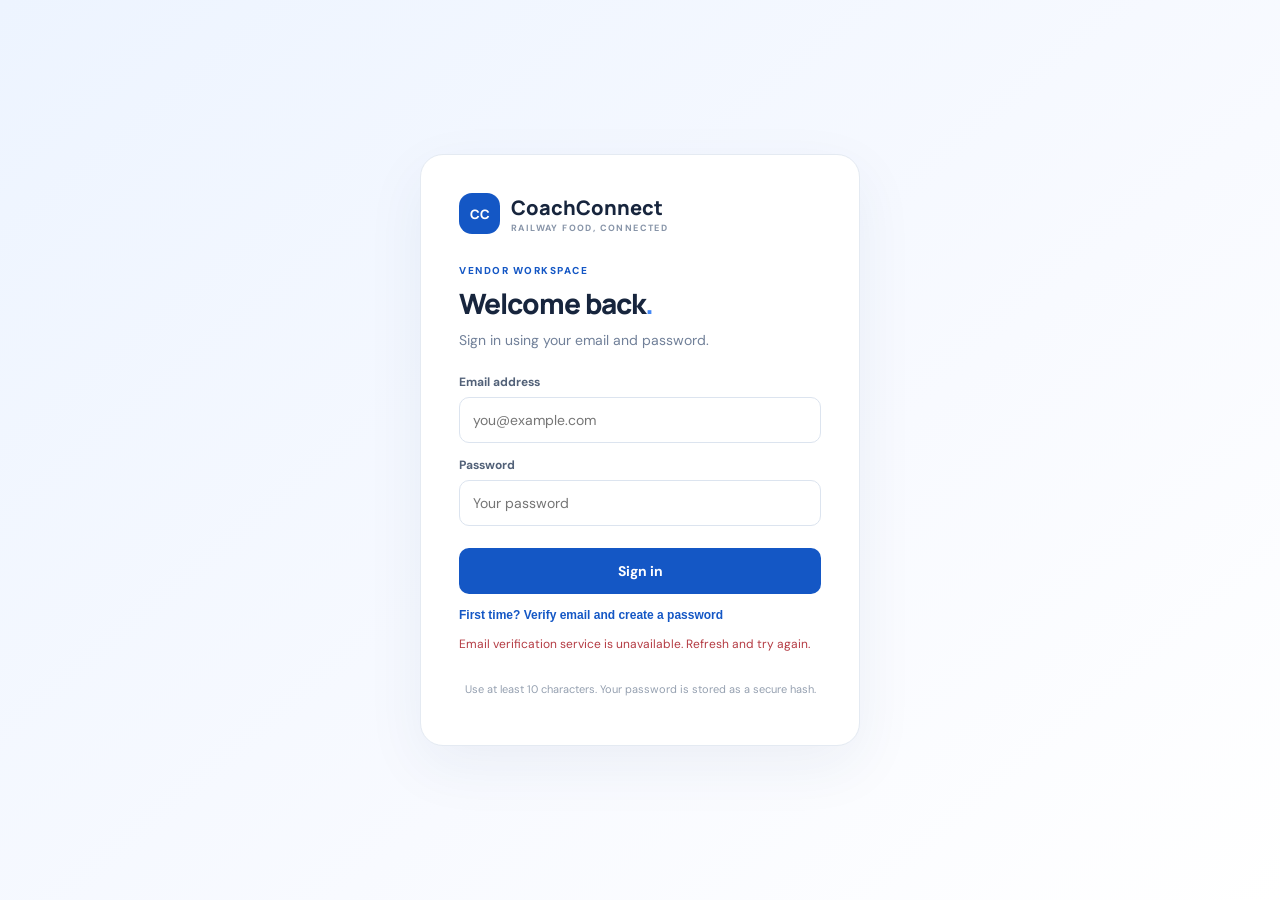
<file: public/login.html>
<!doctype html><html lang="en"><head><meta charset="utf-8"><meta name="viewport" content="width=device-width,initial-scale=1"><meta name="robots" content="noindex,nofollow"><title>Vendor sign in · CoachConnect</title><link href="https://fonts.googleapis.com/css2?family=DM+Sans:wght@400;500;600;700&family=Manrope:wght@600;700;800&display=swap" rel="stylesheet"><style>#hb-badge,#hatchable-badge,[id*="hatchable-badge"],[class*="hatchable-badge"],[data-hatchable-badge]{display:none!important}:root{--blue:#1457c5;--ink:#17253d;--muted:#718099;--line:#e4eaf2}*{box-sizing:border-box}body{margin:0;min-height:100vh;display:grid;place-items:center;background:linear-gradient(140deg,#edf4ff,#f8faff 60%,#fff);font:14px 'DM Sans',sans-serif;color:var(--ink);padding:20px}.card{width:min(440px,100%);background:#fff;border:1px solid var(--line);border-radius:23px;padding:clamp(24px,5vw,38px);box-shadow:0 20px 60px #183d7610}.brand{display:flex;gap:11px;align-items:center;font:800 20px Manrope,sans-serif;text-decoration:none;color:inherit}.mark{width:41px;height:41px;border-radius:13px;background:var(--blue);color:#fff;display:grid;place-items:center;font-size:13px}.brand small{display:block;font:700 9px 'DM Sans',sans-serif;letter-spacing:1.4px;color:#8794a8;margin-top:1px}.eyebrow{font-size:10px;letter-spacing:1.5px;color:var(--blue);font-weight:800;margin-top:30px}.card h1{font:800 28px Manrope,sans-serif;letter-spacing:-1px;margin:7px 0}.sub{color:var(--muted);line-height:1.6;margin:0 0 22px}.field{display:block;margin:14px 0;font-size:12px;font-weight:700;color:#526178}.field input{display:block;width:100%;height:46px;margin-top:7px;padding:0 13px;border:1px solid #dce4ef;border-radius:10px;font:400 14px 'DM Sans',sans-serif;outline:none}.field input:focus{border-color:#5a90e8;box-shadow:0 0 0 3px #e8f0ff}.btn{height:46px;width:100%;border:0;border-radius:10px;background:var(--blue);color:#fff;font:700 14px 'DM Sans',sans-serif;cursor:pointer;margin-top:8px}.btn:disabled{opacity:.5}.alt{background:#f2f6fd;color:var(--blue)}.link{border:0;background:transparent;color:var(--blue);font-size:12px;font-weight:700;padding:14px 0 0;cursor:pointer}.msg{min-height:22px;font-size:12px;color:#16865c;margin:13px 0 0}.msg.err{color:#b43b43}.fine{font-size:11px;color:#95a0b0;text-align:center;margin-top:24px}.hidden{display:none!important}</style></head><body><main class="card"><a class="brand" href="/" ><span class="mark">CC</span><span>CoachConnect<small>RAILWAY FOOD, CONNECTED</small></span></a><div class="eyebrow">VENDOR WORKSPACE</div><h1 id="title">Welcome back<span style="color:#4387f5">.</span></h1><p class="sub" id="sub">Sign in using your email and password.</p><form id="login-form"><label class="field">Email address<input id="email" type="email" autocomplete="username" required placeholder="you@example.com"></label><label class="field">Password<input id="password" type="password" autocomplete="current-password" required placeholder="Your password"></label><button class="btn" id="login-btn" type="submit">Sign in</button><button class="link" id="first-time" type="button">First time? Verify email and create a password</button></form><form id="code-form" class="hidden"><label class="field">Email address<input id="code-email" type="email" autocomplete="email" required placeholder="you@example.com"></label><label class="field hidden" id="code-row">Email verification code<input id="code" inputmode="numeric" autocomplete="one-time-code" maxlength="6" placeholder="6-digit code"></label><button class="btn" id="code-btn" type="submit">Send verification code</button><button class="link" id="back-login" type="button">Back to password sign in</button></form><form id="setup-form" class="hidden"><label class="field">Create password<input id="new-password" type="password" autocomplete="new-password" minlength="10" required placeholder="At least 10 characters"></label><label class="field">Confirm password<input id="confirm-password" type="password" autocomplete="new-password" minlength="10" required placeholder="Enter password again"></label><button class="btn" id="setup-btn" type="submit">Save password</button></form><p id="msg" class="msg" role="status" aria-live="polite"></p><p class="fine">Use at least 10 characters. Your password is stored as a secure hash.</p></main><script>(function(){const A=window.hatchable&&window.hatchable.auth,$=s=>document.querySelector(s);let step='login',verifiedEmail='';const next=()=>{const n=new URLSearchParams(location.search).get('next')||'/';return n.startsWith('/')&&!n.startsWith('//')?n:'/'};function say(t,err){$('#msg').textContent=t||'';$('#msg').className='msg'+(err?' err':'')}function show(which,title,sub){['login-form','code-form','setup-form'].forEach(id=>$('#'+id).classList.toggle('hidden',id!==which));$('#title').textContent=title;$('#sub').textContent=sub;step=which; say('')}async function jsonRequest(url,body){const r=await fetch(url,{method:'POST',credentials:'same-origin',headers:{'Content-Type':'application/json'},body:JSON.stringify(body)});const d=await r.json().catch(()=>({}));if(!r.ok)throw new Error(d.error||'Request failed.');return d}async function enterPassword(email,password){await jsonRequest('/api/password-auth',{action:'login',email,password});location.replace(next())}if(!A){say('Email verification service is unavailable. Refresh and try again.',true);return}fetch('/api/password-auth',{credentials:'same-origin'}).then(r=>r.json()).then(d=>{if(d.user)location.replace(next())}).catch(()=>{});A.getSession().then(s=>{if(s&&s.user){verifiedEmail=s.user.email||'';show('setup-form','Create your password','Your email is verified. Create a password so future sign-ins do not need a code.')}}).catch(()=>{});$('#login-form').addEventListener('submit',async e=>{e.preventDefault();const b=$('#login-btn');b.disabled=true;try{await enterPassword($('#email').value.trim(),$('#password').value)}catch(err){say(err.message,true)}finally{b.disabled=false}});$('#first-time').addEventListener('click',()=>{ $('#code-email').value=$('#email').value.trim();$('#code-row').classList.add('hidden');$('#code-btn').textContent='Send verification code';show('code-form','Create your account','Verify your email once, then create a password for future sign-ins.')});$('#back-login').addEventListener('click',()=>show('login-form','Welcome back.','Sign in using your email and password.'));$('#code-form').addEventListener('submit',async e=>{e.preventDefault();const b=$('#code-btn');b.disabled=true;try{const email=$('#code-email').value.trim();if(!$('#code-row').classList.contains('hidden')){const r=await A.verifyCode({email,code:$('#code').value.trim()});if(!r||!r.user)throw new Error('That code did not work. Request a new code and try again.');verifiedEmail=email;show('setup-form','Create your password','Email verified. Set a password to use for future sign-ins.');return}await A.startLogin({email});$('#code-row').classList.remove('hidden');b.textContent='Verify code and continue';say('Code sent. Check your inbox.')}catch(err){say(err.message||'Could not verify email. Try again.',true)}finally{b.disabled=false}});$('#setup-form').addEventListener('submit',async e=>{e.preventDefault();const password=$('#new-password').value,confirm=$('#confirm-password').value,b=$('#setup-btn');if(password.length<10){say('Use at least 10 characters.',true);return}if(password!==confirm){say('Passwords do not match.',true);return}b.disabled=true;try{await jsonRequest('/api/password-setup',{password});await enterPassword(verifiedEmail||($('#code-email').value||$('#email').value).trim(),password)}catch(err){say(err.message||'Could not save password. Try again.',true)}finally{b.disabled=false}})})();</script></body></html>
</file>
